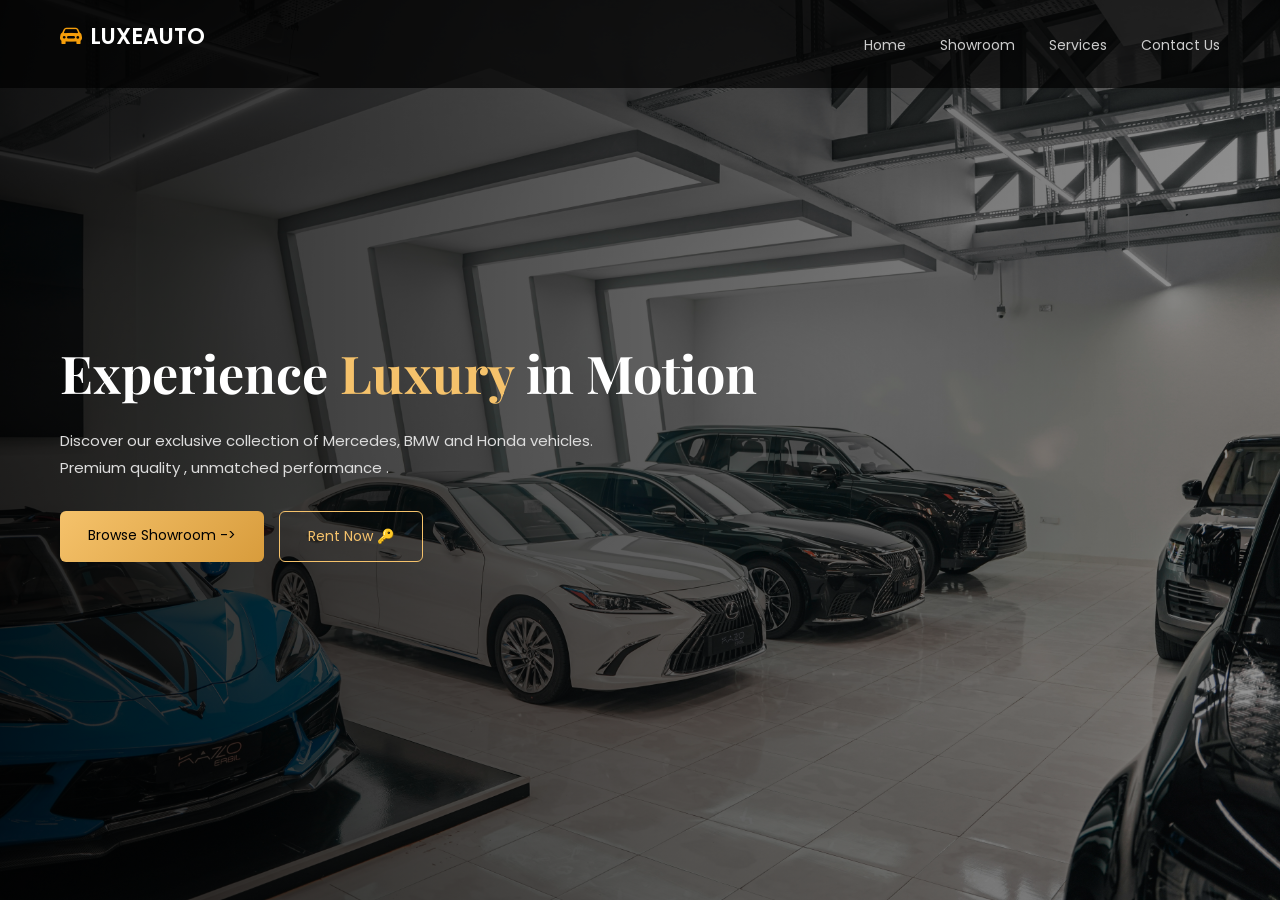
<file: index.html>
<!DOCTYPE html>
<html lang="en">
<head>
    <meta charset="UTF-8">
    <title>Car</title>
    <link rel="stylesheet" href="car.css">
	<link href="https://fonts.googleapis.com/css2?family=Playfair+Display:wght@500;700&family=Poppins:wght@300;400;500&display=swap" rel="stylesheet">
  <link rel="stylesheet" href="https://cdn.jsdelivr.net/npm/bootstrap-icons@1.11.1/font/bootstrap-icons.css"> 
</head>
<body>
<header class="navbar">
<div class="logo"><i class="bi bi-car-front-fill"></i><span>LUXEAUTO</span></div>
<nav>
<a href="index.html">Home</a>
<a href="colle.html">Showroom</a>
<a href="serv.html">Services</a>
<a href="cont.html">Contact Us</a>
</nav>
</header>
<section class="hero" id="home">
<div class="hearo-content">
<h1>Experience  <span>Luxury  </span>in Motion  </h1>
<p>
Discover our exclusive collection of Mercedes, BMW and Honda vehicles.</br>Premium quality , unmatched performance .</p>
<div class="buttons">
<a href="colle.html" class="btn primary">Browse Showroom -></a>
<a href="colle.html" class="btn outline">Rent Now 🔑</a>
</div>
</div>
</section>
</body>
</html>







<!--<section class="collection">
<h2>Our Premium Collection </h2>
<p>Hand vehicles that define exellence </p>
</section>

<div class="filter-buttons"  id="showroom">
  <button data-filter="all" class="active">All</button>
  <button data-filter="sale">For Sale</button>
  <button data-filter="rent">For Rent</button>
</div>
    <section class="cars" >
   <div class="cars-grid">


<div class="car-card">
<img src="mercS.jpg" alt="mercedes S-class">
<div class="card-content">
<div class="card-header">
<h3>Mercedes S-class</h3>
<span class="tag sale">For Sale</span>
</div>
<p>Ultimade luxury sedan with cutting-edge technology</p>
<div class="card-footer">
<span class="price">$125,000</span>
<a href="#" class="btn small request-btn">Request Car</a>
</div>
</div>
</div>


<div class="car-card">
<img src="bmwaz.jpg" alt="bmw M5">
<div class="card-content">
<div class="card-header">
<h3>BMW M5</h3>
<span class="tag rent">For Rent</span>
</div>
<p>High-performance luxury sports sedan</p>
<div class="card-footer">
<span class="price">$200/Day</span>
<a href="#" class="btn small request-btn">Request Car</a>
</div>
</div>
</div>


<div class="car-card">
<img src="acc.jpg" alt="bmw M5">
<div class="card-content">
<div class="card-header">
<h3>Honda Accord</h3>
<span class="tag sale">For Sale</span>
</div>
<p>Reliable and sophisticated family sedan</p>
<div class="card-footer">
<span class="price">$11,500</span>
<a href="#" class="btn small request-btn">Request Car</a>
</div>
</div>
</div>

<div class="car-card">
<img src="gclass.jpg" alt="gclass">
<div class="card-content">
<div class="card-header">
<h3>Mercedes G-Class</h3>
<span class="tag rent">For Rent</span>
</div>
<p>Iconic luxury SUV with unmatched presence</p>
<div class="card-footer">
<span class="price">$250/Day</span>
<a href="#" class="btn small request-btn">Request Car</a>
</div>
</div>
</div>

<div class="car-card">
<img src="bmw.jpg" alt="bmw">
<div class="card-content">
<div class="card-header">
<h3>BMW X6</h3>
<span class="tag sale">For Sale</span>
</div>
<p>spacious luxury SUV for the whole family</p>
<div class="card-footer">
<span class="price">$70,000</span>
<a href="#" class="btn small request-btn">Request Car</a>
</div>
</div>
</div>

<div class="car-card">
<img src="civic.jpg" alt="bmw">
<div class="card-content">
<div class="card-header">
<h3>Honda Civic Type R</h3>
<span class="tag rent">For Rent</span>
</div>
<p>Track-ready performance hot hatch</p>
<div class="card-footer">
<span class="price">$100/Day</span>
<a href="#" class="btn small request-btn">Request Car </a>
</div>
</div>
</div>

<div class="car-card">
<img src="Mer.jpg" alt="bmw">
<div class="card-content">
<div class="card-header">
<h3>Mercedes SL63 AMG</h3>
<span class="tag sale">For Sale </span>
</div>
<p>Sporty design,comfortable interior</p>
<div class="card-footer">
<span class="price">$187,850</span>
<a href="#" class="btn small request-btn">Request Car</a>
</div>
</div>
</div>

<div class="car-card">
<img src="m3.jpg" alt="bmw">
<div class="card-content">
<div class="card-header">
<h3>BMW M3</h3>
<span class="tag sale">For Sale </span>
</div>
<p>More powerful versions</p>
<div class="card-footer">
<span class="price">$82,000</span>
<a href="#" class="btn small request-btn">Request Car</a>
</div>
</div>
</div>

<div class="car-card">
<img src="crv.jpg" alt="bmw">
<div class="card-content">
<div class="card-header">
<h3>Honda CR-V</h3>
<span class="tag sale">For Sale </span>
</div>
<p>Familial version , Space , Safety ,Reliablty features</p>
<div class="card-footer">
<span class="price">$25,000</span>
<a href="#" class="btn small request-btn">Request Car</a>
</div>
</div>
</div>
</div>
</section>
<section class="services" id="services">
<h2>Our Services</h2>
<p>Excellene in every aspect of your automotive experience </p>
</section>

<section class="ser">
<div class="services-grid">


<div class="service-card">
<div class="icon-box">
<i class="bi bi-car-front-fill"></i>
</div>
<h3>Sales Services</h3>
<p>Expert guidance in selecting and purchasing your dream luxury vehicles.</p>
</div>

<div class="service-card">
<div class="icon-box">
<i class="bi bi-key-fill"></i>
</div>
<h3>Rental Services</h3>
<p>Premium short-term and long-term rental options with full support.</p>
</div>

<div class="service-card">
<div class="icon-box">
<i class="bi bi-headset"></i>
</div>
<h3>Customer Support </h3>
<p>Dedicate team available 24/7 to assist with all your needs .</p>
</div>

<div class="service-card">
<div class="icon-box">
<i class="bi bi-wrench-adjustable"></i>
</div>
<h3>After-Sales </h3>
<p>Comrehensive maintenance , warranty, and repair services to keep your vehicle in pristine condition.</p>
</div>
</div>
</section>
<footer class="footer">
<div class="footer-grid">
 
 
 <div class="footer-col">
 <h2 class="logo">
 <i class="bi bi-car-front-fill"></i>LUXEAUTO</h2>
 
 <p>
 Your premier destination for luxury vehicles.
 Experience excellence in every drive.</p>
 </div>
 
 <div class="footer-col">
 <h3>Contact Info</h3>
 <ul class="contact-list">
 <li><i class="bi bi-geo-alt-fill"></i> 123 Luxury Boulvard , Beverly Hills</li>
 <li><i class="bi bi-telephone-fill"></i><a href="tel:+96181287059">+961 81/2**059</a></li>
 <li><i class="bi bi-envelope-fill"></i><a href="mailto:mariamkerdi77@gmail.com">info@luxeauto.com</a></li>
 </ul>
 </div>
 <div class="footer-col">
 <h3>Quick Link</h3>
 <ul class="links">
 <li ><a href="#home">Home</a></li>
 <li><a href="#showroom">Showroom</a></li>
 <li><a href="#">Rent a Car </a></li>
<li><a href="#services">Services</a></li>
<li><a href="#contactus">Contact Us</a></li>
</ul></div>
<div class="footer-col">
<h3>Follow Us </h3>
<div class="social-icons">
<a href="#"><i class="bi bi-facebook"></i></a>
<a href="#"><i class="bi bi-instagram"></i></a>
<a href="#"><i class="bi bi-twitter-x"></i></a>
<a href="#"><i class="bi bi-linkedin"></i></a>
</div>
<p class="social-text" id="contactus">Stay connected for exclusive offers and updates.</p>
</div>
</div>
<div class="modal" id="requestModal">
  <div class="modal-content">
    <span class="close">&times;</span>
    <h2>Car Request Form</h2>

    <form id="carForm">
      <input type="text" id="carName" readonly placeholder="Selected Car">
      <input type="text" id="name" placeholder="Full Name">
      <small class="error"></small>

      <input type="email" id="email" placeholder="Email Address">
      <small class="error"></small>

      <input type="text" id="phone" placeholder="Phone Number ../......">
      <small class="error"></small>

      <button type="submit" class="btn primary">Submit Request</button>
    </form>

    <div class="success-message">
      <i class="bi bi-check-circle-fill"></i>
      <p>Your request has been submitted successfully!</p>
    </div>
  </div>
</div>
<script src="https://code.jquery.com/jquery-3.7.1.min.js"></script>
<script src="car.js"></script>-->
</file>
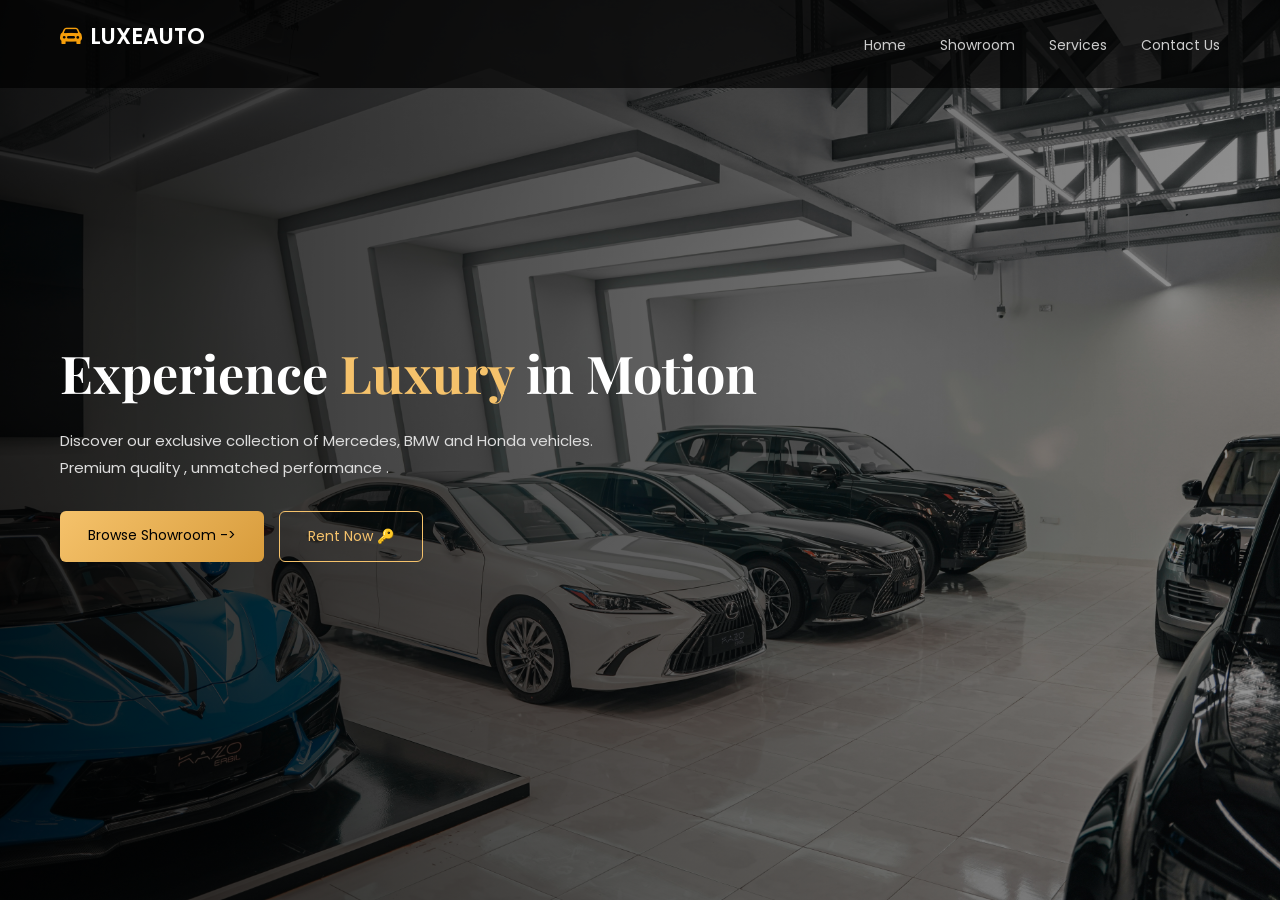
<file: car.html>
<!DOCTYPE html>
<html lang="en">
<head>
    <meta charset="UTF-8">
    <title>Car</title>
    <link rel="stylesheet" href="car.css">
	<link href="https://fonts.googleapis.com/css2?family=Playfair+Display:wght@500;700&family=Poppins:wght@300;400;500&display=swap" rel="stylesheet">
  <link rel="stylesheet" href="https://cdn.jsdelivr.net/npm/bootstrap-icons@1.11.1/font/bootstrap-icons.css"> 
</head>
<body>
<header class="navbar">
<div class="logo"><i class="bi bi-car-front-fill"></i><span>LUXEAUTO</span></div>
<nav>
<a href="car.html">Home</a>
<a href="colle.html">Showroom</a>
<a href="serv.html">Services</a>
<a href="cont.html">Contact Us</a>
</nav>
</header>
<section class="hero" id="home">
<div class="hearo-content">
<h1>Experience  <span>Luxury  </span>in Motion  </h1>
<p>
Discover our exclusive collection of Mercedes, BMW and Honda vehicles.</br>Premium quality , unmatched performance .</p>
<div class="buttons">
<a href="colle.html" class="btn primary">Browse Showroom -></a>
<a href="colle.html" class="btn outline">Rent Now 🔑</a>
</div>
</div>
</section>
</body>
</html>







<!--<section class="collection">
<h2>Our Premium Collection </h2>
<p>Hand vehicles that define exellence </p>
</section>

<div class="filter-buttons"  id="showroom">
  <button data-filter="all" class="active">All</button>
  <button data-filter="sale">For Sale</button>
  <button data-filter="rent">For Rent</button>
</div>
    <section class="cars" >
   <div class="cars-grid">


<div class="car-card">
<img src="mercS.jpg" alt="mercedes S-class">
<div class="card-content">
<div class="card-header">
<h3>Mercedes S-class</h3>
<span class="tag sale">For Sale</span>
</div>
<p>Ultimade luxury sedan with cutting-edge technology</p>
<div class="card-footer">
<span class="price">$125,000</span>
<a href="#" class="btn small request-btn">Request Car</a>
</div>
</div>
</div>


<div class="car-card">
<img src="bmwaz.jpg" alt="bmw M5">
<div class="card-content">
<div class="card-header">
<h3>BMW M5</h3>
<span class="tag rent">For Rent</span>
</div>
<p>High-performance luxury sports sedan</p>
<div class="card-footer">
<span class="price">$200/Day</span>
<a href="#" class="btn small request-btn">Request Car</a>
</div>
</div>
</div>


<div class="car-card">
<img src="acc.jpg" alt="bmw M5">
<div class="card-content">
<div class="card-header">
<h3>Honda Accord</h3>
<span class="tag sale">For Sale</span>
</div>
<p>Reliable and sophisticated family sedan</p>
<div class="card-footer">
<span class="price">$11,500</span>
<a href="#" class="btn small request-btn">Request Car</a>
</div>
</div>
</div>

<div class="car-card">
<img src="gclass.jpg" alt="gclass">
<div class="card-content">
<div class="card-header">
<h3>Mercedes G-Class</h3>
<span class="tag rent">For Rent</span>
</div>
<p>Iconic luxury SUV with unmatched presence</p>
<div class="card-footer">
<span class="price">$250/Day</span>
<a href="#" class="btn small request-btn">Request Car</a>
</div>
</div>
</div>

<div class="car-card">
<img src="bmw.jpg" alt="bmw">
<div class="card-content">
<div class="card-header">
<h3>BMW X6</h3>
<span class="tag sale">For Sale</span>
</div>
<p>spacious luxury SUV for the whole family</p>
<div class="card-footer">
<span class="price">$70,000</span>
<a href="#" class="btn small request-btn">Request Car</a>
</div>
</div>
</div>

<div class="car-card">
<img src="civic.jpg" alt="bmw">
<div class="card-content">
<div class="card-header">
<h3>Honda Civic Type R</h3>
<span class="tag rent">For Rent</span>
</div>
<p>Track-ready performance hot hatch</p>
<div class="card-footer">
<span class="price">$100/Day</span>
<a href="#" class="btn small request-btn">Request Car </a>
</div>
</div>
</div>

<div class="car-card">
<img src="Mer.jpg" alt="bmw">
<div class="card-content">
<div class="card-header">
<h3>Mercedes SL63 AMG</h3>
<span class="tag sale">For Sale </span>
</div>
<p>Sporty design,comfortable interior</p>
<div class="card-footer">
<span class="price">$187,850</span>
<a href="#" class="btn small request-btn">Request Car</a>
</div>
</div>
</div>

<div class="car-card">
<img src="m3.jpg" alt="bmw">
<div class="card-content">
<div class="card-header">
<h3>BMW M3</h3>
<span class="tag sale">For Sale </span>
</div>
<p>More powerful versions</p>
<div class="card-footer">
<span class="price">$82,000</span>
<a href="#" class="btn small request-btn">Request Car</a>
</div>
</div>
</div>

<div class="car-card">
<img src="crv.jpg" alt="bmw">
<div class="card-content">
<div class="card-header">
<h3>Honda CR-V</h3>
<span class="tag sale">For Sale </span>
</div>
<p>Familial version , Space , Safety ,Reliablty features</p>
<div class="card-footer">
<span class="price">$25,000</span>
<a href="#" class="btn small request-btn">Request Car</a>
</div>
</div>
</div>
</div>
</section>
<section class="services" id="services">
<h2>Our Services</h2>
<p>Excellene in every aspect of your automotive experience </p>
</section>

<section class="ser">
<div class="services-grid">


<div class="service-card">
<div class="icon-box">
<i class="bi bi-car-front-fill"></i>
</div>
<h3>Sales Services</h3>
<p>Expert guidance in selecting and purchasing your dream luxury vehicles.</p>
</div>

<div class="service-card">
<div class="icon-box">
<i class="bi bi-key-fill"></i>
</div>
<h3>Rental Services</h3>
<p>Premium short-term and long-term rental options with full support.</p>
</div>

<div class="service-card">
<div class="icon-box">
<i class="bi bi-headset"></i>
</div>
<h3>Customer Support </h3>
<p>Dedicate team available 24/7 to assist with all your needs .</p>
</div>

<div class="service-card">
<div class="icon-box">
<i class="bi bi-wrench-adjustable"></i>
</div>
<h3>After-Sales </h3>
<p>Comrehensive maintenance , warranty, and repair services to keep your vehicle in pristine condition.</p>
</div>
</div>
</section>
<footer class="footer">
<div class="footer-grid">
 
 
 <div class="footer-col">
 <h2 class="logo">
 <i class="bi bi-car-front-fill"></i>LUXEAUTO</h2>
 
 <p>
 Your premier destination for luxury vehicles.
 Experience excellence in every drive.</p>
 </div>
 
 <div class="footer-col">
 <h3>Contact Info</h3>
 <ul class="contact-list">
 <li><i class="bi bi-geo-alt-fill"></i> 123 Luxury Boulvard , Beverly Hills</li>
 <li><i class="bi bi-telephone-fill"></i><a href="tel:+96181287059">+961 81/2**059</a></li>
 <li><i class="bi bi-envelope-fill"></i><a href="mailto:mariamkerdi77@gmail.com">info@luxeauto.com</a></li>
 </ul>
 </div>
 <div class="footer-col">
 <h3>Quick Link</h3>
 <ul class="links">
 <li ><a href="#home">Home</a></li>
 <li><a href="#showroom">Showroom</a></li>
 <li><a href="#">Rent a Car </a></li>
<li><a href="#services">Services</a></li>
<li><a href="#contactus">Contact Us</a></li>
</ul></div>
<div class="footer-col">
<h3>Follow Us </h3>
<div class="social-icons">
<a href="#"><i class="bi bi-facebook"></i></a>
<a href="#"><i class="bi bi-instagram"></i></a>
<a href="#"><i class="bi bi-twitter-x"></i></a>
<a href="#"><i class="bi bi-linkedin"></i></a>
</div>
<p class="social-text" id="contactus">Stay connected for exclusive offers and updates.</p>
</div>
</div>
<div class="modal" id="requestModal">
  <div class="modal-content">
    <span class="close">&times;</span>
    <h2>Car Request Form</h2>

    <form id="carForm">
      <input type="text" id="carName" readonly placeholder="Selected Car">
      <input type="text" id="name" placeholder="Full Name">
      <small class="error"></small>

      <input type="email" id="email" placeholder="Email Address">
      <small class="error"></small>

      <input type="text" id="phone" placeholder="Phone Number ../......">
      <small class="error"></small>

      <button type="submit" class="btn primary">Submit Request</button>
    </form>

    <div class="success-message">
      <i class="bi bi-check-circle-fill"></i>
      <p>Your request has been submitted successfully!</p>
    </div>
  </div>
</div>
<script src="https://code.jquery.com/jquery-3.7.1.min.js"></script>
<script src="car.js"></script>-->
</file>
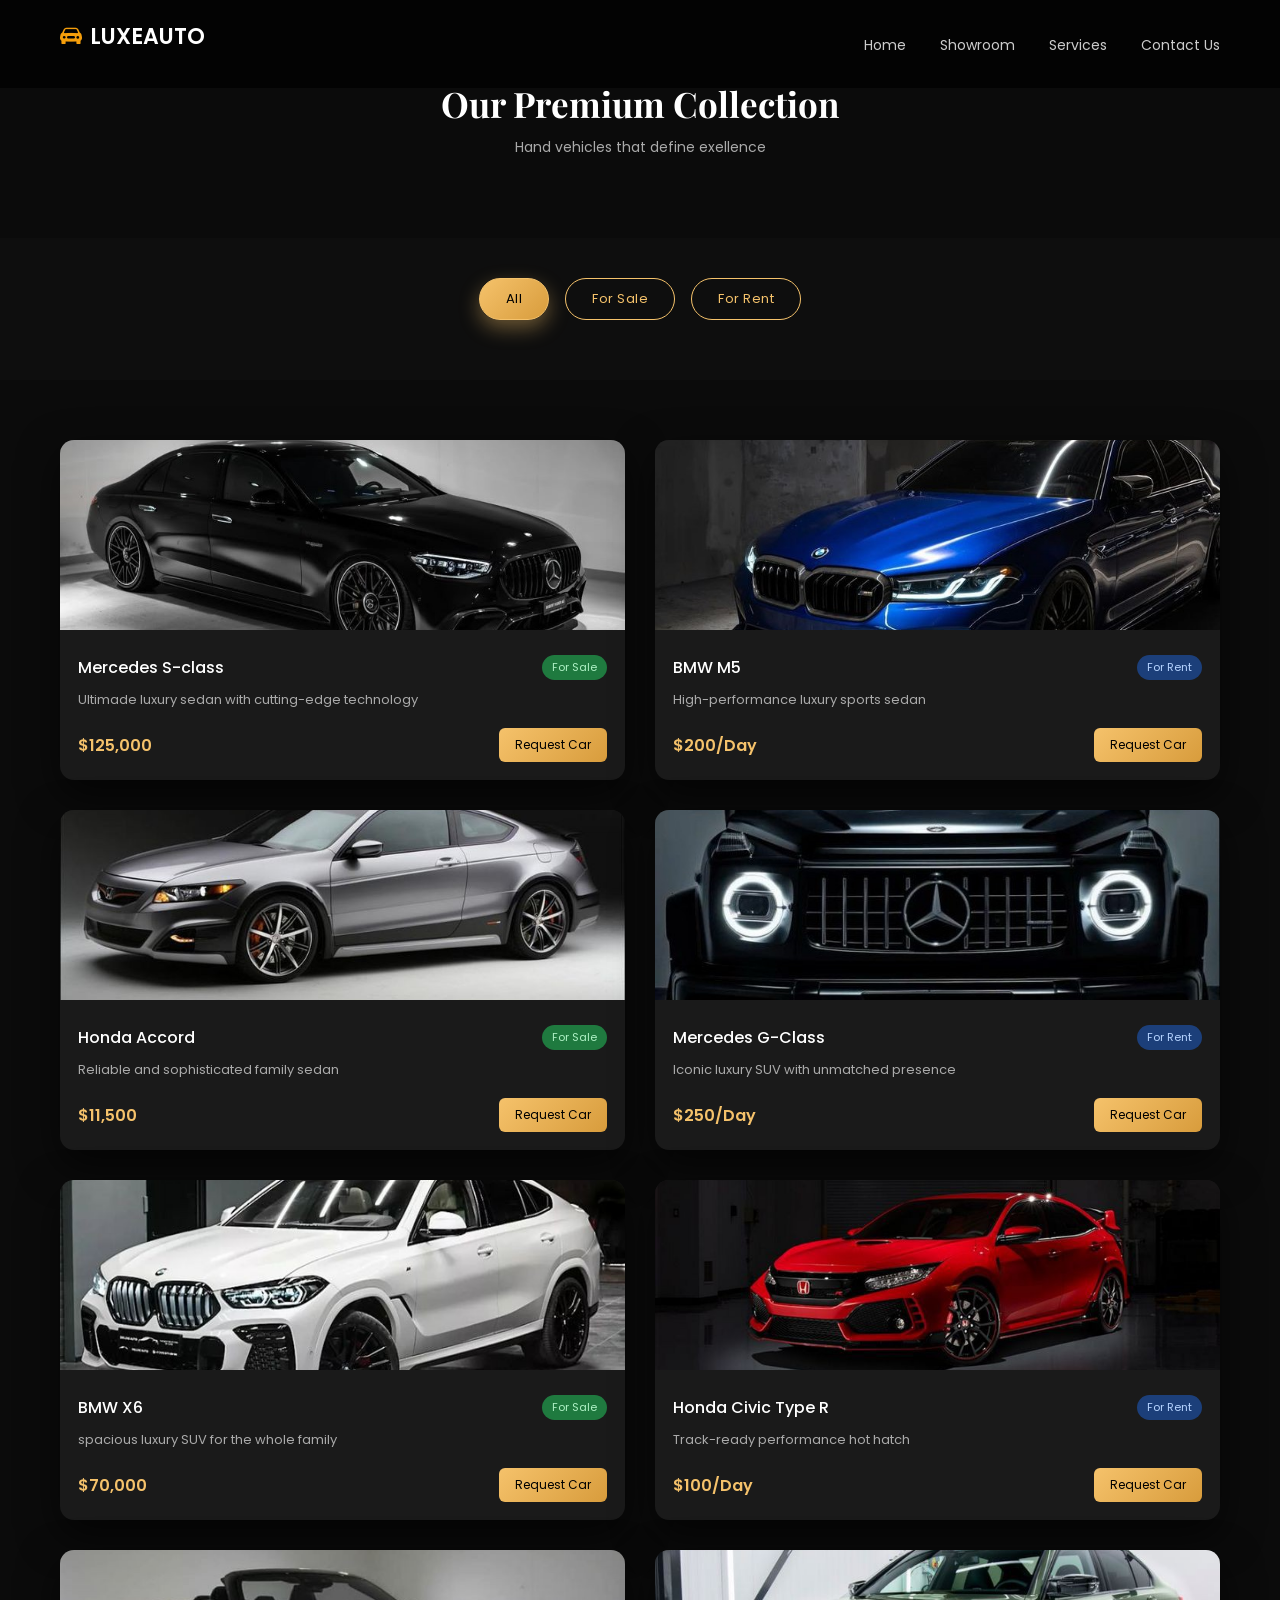
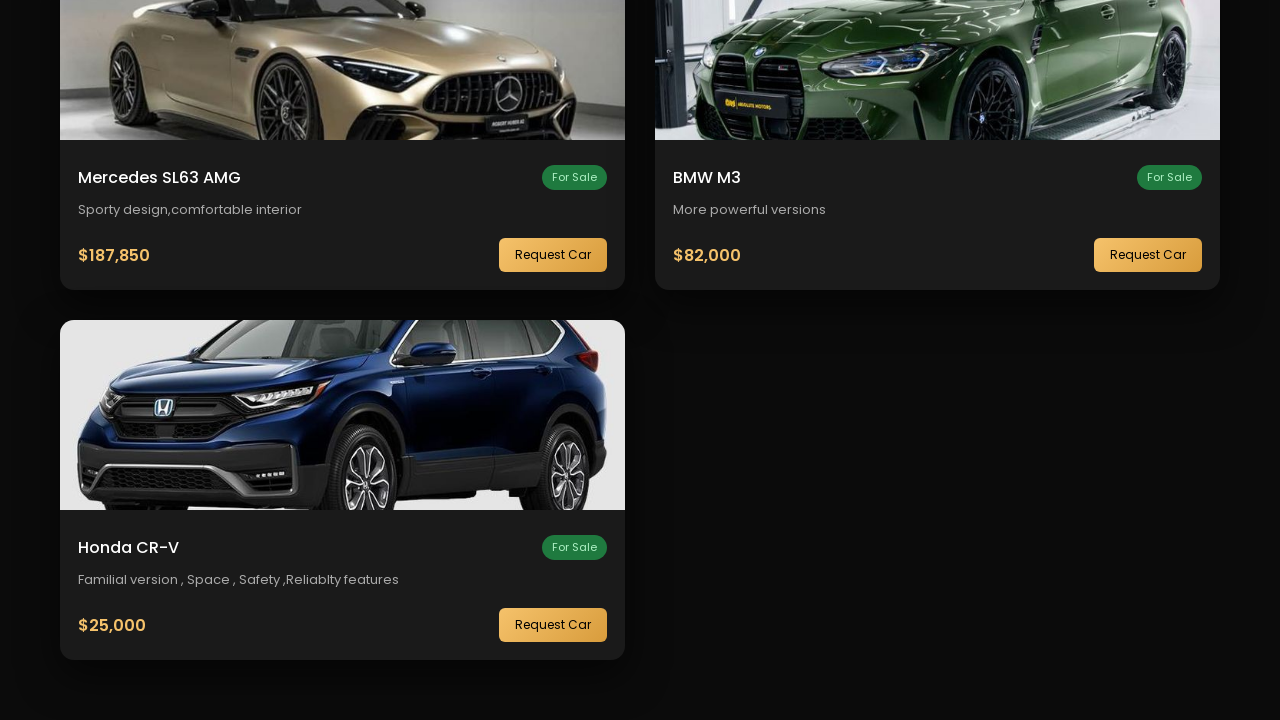
<file: colle.html>
<!DOCTYPE html>
<html lang="en">
<head>
    <meta charset="UTF-8">
    <title>Collection</title>
    <link rel="stylesheet" href="car.css">
	<link href="https://fonts.googleapis.com/css2?family=Playfair+Display:wght@500;700&family=Poppins:wght@300;400;500&display=swap" rel="stylesheet">
  <link rel="stylesheet" href="https://cdn.jsdelivr.net/npm/bootstrap-icons@1.11.1/font/bootstrap-icons.css"> 
</head>

<body>
<header class="navbar">
<div class="logo"><i class="bi bi-car-front-fill"></i><span>LUXEAUTO</span></div>
<nav>
<a href="index.html">Home</a>
<a href="colle.html">Showroom</a>
<a href="serv.html">Services</a>
<a href="cont.html">Contact Us</a>
</nav>
</header>



<section class="collection">
<h2>Our Premium Collection </h2>
<p>Hand vehicles that define exellence </p>
</section>

<div class="filter-buttons"  id="showroom">
  <button data-filter="all" class="active">All</button>
  <button data-filter="sale">For Sale</button>
  <button data-filter="rent">For Rent</button>
</div>
    <section class="cars" >
   <div class="cars-grid">


<div class="car-card">
<img src="mercS.jpg" alt="mercedes S-class">
<div class="card-content">
<div class="card-header">
<h3>Mercedes S-class</h3>
<span class="tag sale">For Sale</span>
</div>
<p>Ultimade luxury sedan with cutting-edge technology</p>
<div class="card-footer">
<span class="price">$125,000</span>
<a href="#" class="btn small request-btn">Request Car</a>
</div>
</div>
</div>


<div class="car-card">
<img src="bmwaz.jpg" alt="bmw M5">
<div class="card-content">
<div class="card-header">
<h3>BMW M5</h3>
<span class="tag rent">For Rent</span>
</div>
<p>High-performance luxury sports sedan</p>
<div class="card-footer">
<span class="price">$200/Day</span>
<a href="#" class="btn small request-btn">Request Car</a>
</div>
</div>
</div>


<div class="car-card">
<img src="acc.jpg" alt="bmw M5">
<div class="card-content">
<div class="card-header">
<h3>Honda Accord</h3>
<span class="tag sale">For Sale</span>
</div>
<p>Reliable and sophisticated family sedan</p>
<div class="card-footer">
<span class="price">$11,500</span>
<a href="#" class="btn small request-btn">Request Car</a>
</div>
</div>
</div>

<div class="car-card">
<img src="gclass.jpg" alt="gclass">
<div class="card-content">
<div class="card-header">
<h3>Mercedes G-Class</h3>
<span class="tag rent">For Rent</span>
</div>
<p>Iconic luxury SUV with unmatched presence</p>
<div class="card-footer">
<span class="price">$250/Day</span>
<a href="#" class="btn small request-btn">Request Car</a>
</div>
</div>
</div>

<div class="car-card">
<img src="bmw.jpg" alt="bmw">
<div class="card-content">
<div class="card-header">
<h3>BMW X6</h3>
<span class="tag sale">For Sale</span>
</div>
<p>spacious luxury SUV for the whole family</p>
<div class="card-footer">
<span class="price">$70,000</span>
<a href="#" class="btn small request-btn">Request Car</a>
</div>
</div>
</div>

<div class="car-card">
<img src="civic.jpg" alt="bmw">
<div class="card-content">
<div class="card-header">
<h3>Honda Civic Type R</h3>
<span class="tag rent">For Rent</span>
</div>
<p>Track-ready performance hot hatch</p>
<div class="card-footer">
<span class="price">$100/Day</span>
<a href="#" class="btn small request-btn">Request Car </a>
</div>
</div>
</div>

<div class="car-card">
<img src="Mer.jpg" alt="bmw">
<div class="card-content">
<div class="card-header">
<h3>Mercedes SL63 AMG</h3>
<span class="tag sale">For Sale </span>
</div>
<p>Sporty design,comfortable interior</p>
<div class="card-footer">
<span class="price">$187,850</span>
<a href="#" class="btn small request-btn">Request Car</a>
</div>
</div>
</div>

<div class="car-card">
<img src="m3.jpg" alt="bmw">
<div class="card-content">
<div class="card-header">
<h3>BMW M3</h3>
<span class="tag sale">For Sale </span>
</div>
<p>More powerful versions</p>
<div class="card-footer">
<span class="price">$82,000</span>
<a href="#" class="btn small request-btn">Request Car</a>
</div>
</div>
</div>

<div class="car-card">
<img src="crv.jpg" alt="bmw">
<div class="card-content">
<div class="card-header">
<h3>Honda CR-V</h3>
<span class="tag sale">For Sale </span>
</div>
<p>Familial version , Space , Safety ,Reliablty features</p>
<div class="card-footer">
<span class="price">$25,000</span>
<a href="#" class="btn small request-btn">Request Car</a>
</div>
</div>
</div>
</div>
</section>


<div class="modal" id="requestModal">
  <div class="modal-content">
    <span class="close">&times;</span>
    <h2>Car Request Form</h2>

    <form id="carForm">
      <input type="text" id="carName" readonly placeholder="Selected Car">
      <input type="text" id="name" placeholder="Full Name">
      <small class="error"></small>

      <input type="email" id="email" placeholder="Email Address">
      <small class="error"></small>

      <input type="text" id="phone" placeholder="Phone Number ../......">
      <small class="error"></small>

      <button type="submit" class="btn primary">Submit Request</button>
	  
	   <div class="success-message">
      <i class="bi bi-check-circle-fill"></i>
      <p>Your request has been submitted successfully!</p>
    </div>
	
    </form>

   
  </div>
</div>

<script src="https://code.jquery.com/jquery-3.7.1.min.js"></script>
<script src="car.js"></script>
</file>
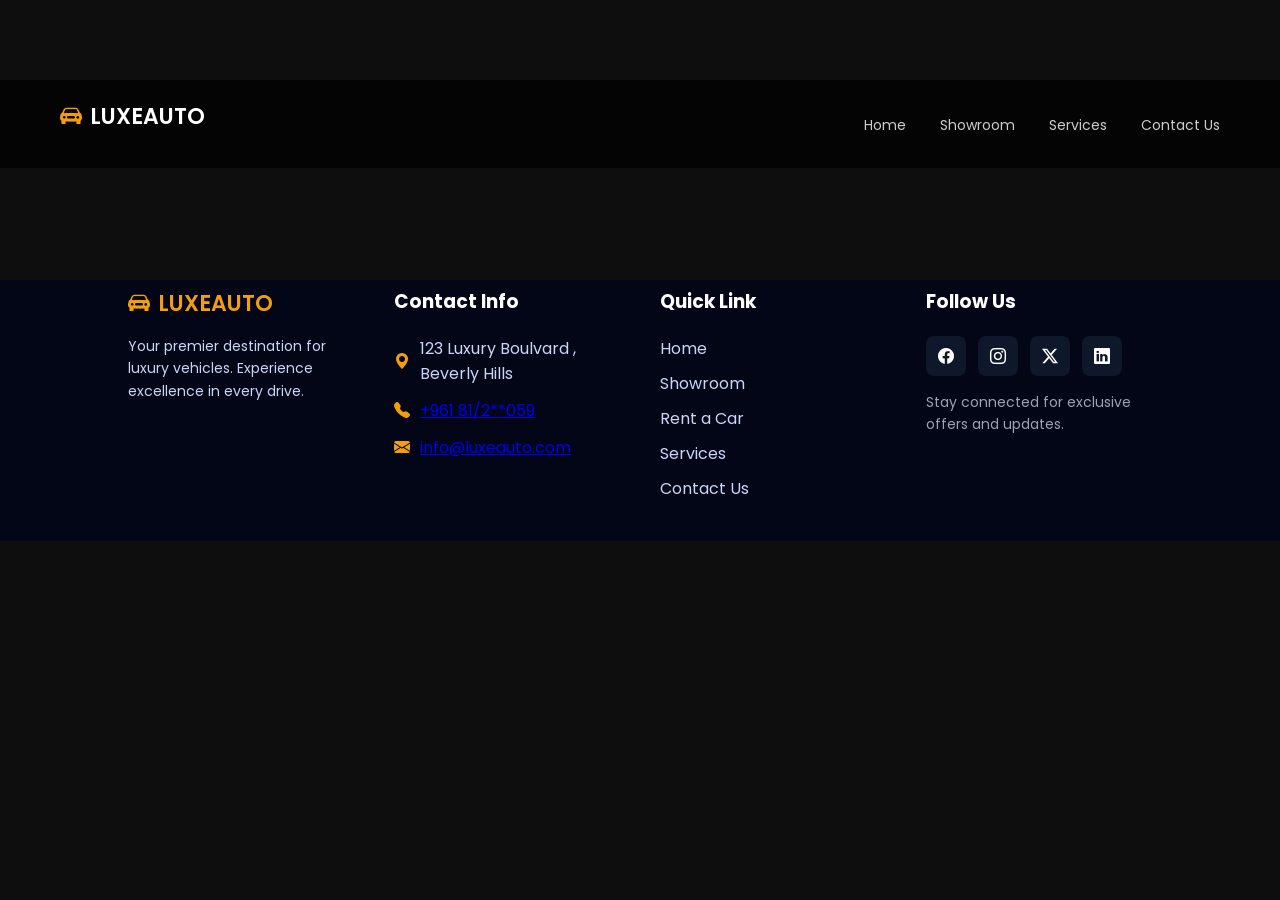
<file: cont.html>
<!DOCTYPE html>
<html lang="en">
<head>
    <meta charset="UTF-8">
    <title>Contact</title>
    <link rel="stylesheet" href="car.css">
	<link href="https://fonts.googleapis.com/css2?family=Playfair+Display:wght@500;700&family=Poppins:wght@300;400;500&display=swap" rel="stylesheet">
  <link rel="stylesheet" href="https://cdn.jsdelivr.net/npm/bootstrap-icons@1.11.1/font/bootstrap-icons.css"> 
</head>
<body style="padding-top:80px;">
<header class="navbar" style="margin-bottom:1000px;">
<div class="logo"><i class="bi bi-car-front-fill"></i><span>LUXEAUTO</span></div>
<nav>
<a href="index.html">Home</a>
<a href="colle.html">Showroom</a>
<a href="serv.html">Services</a>
<a href="cont.html">Contact Us</a>
</nav>
</header>

<footer class="footer">
<div class="footer-grid">
 
 
 <div class="footer-col">
 <h2 class="logo">
 <i class="bi bi-car-front-fill"></i>LUXEAUTO</h2>
 
 <p>
 Your premier destination for luxury vehicles.
 Experience excellence in every drive.</p>
 </div>
 
 <div class="footer-col">
 <h3>Contact Info</h3>
 <ul class="contact-list">
 <li><i class="bi bi-geo-alt-fill"></i> 123 Luxury Boulvard , Beverly Hills</li>
 <li><i class="bi bi-telephone-fill"></i><a href="tel:+96181287059">+961 81/2**059</a></li>
 <li><i class="bi bi-envelope-fill"></i><a href="mailto:mariamkerdi77@gmail.com">info@luxeauto.com</a></li>
 </ul>
 </div>
 <div class="footer-col">
 <h3>Quick Link</h3>
 <ul class="links">
 <li ><a href="index.html">Home</a></li>
 <li><a href="colle.html">Showroom</a></li>
 <li><a href="#">Rent a Car </a></li>
<li><a href="serv.html">Services</a></li>
<li><a href="cont.html">Contact Us</a></li>
</ul></div>
<div class="footer-col">
<h3>Follow Us </h3>
<div class="social-icons">
<a href="#"><i class="bi bi-facebook"></i></a>
<a href="#"><i class="bi bi-instagram"></i></a>
<a href="#"><i class="bi bi-twitter-x"></i></a>
<a href="#"><i class="bi bi-linkedin"></i></a>
</div>
<p class="social-text" id="contactus">Stay connected for exclusive offers and updates.</p>
</div>
</div>
</footer>
<script src="https://code.jquery.com/jquery-3.7.1.min.js"></script>
<script src="car.js"></script>
</file>
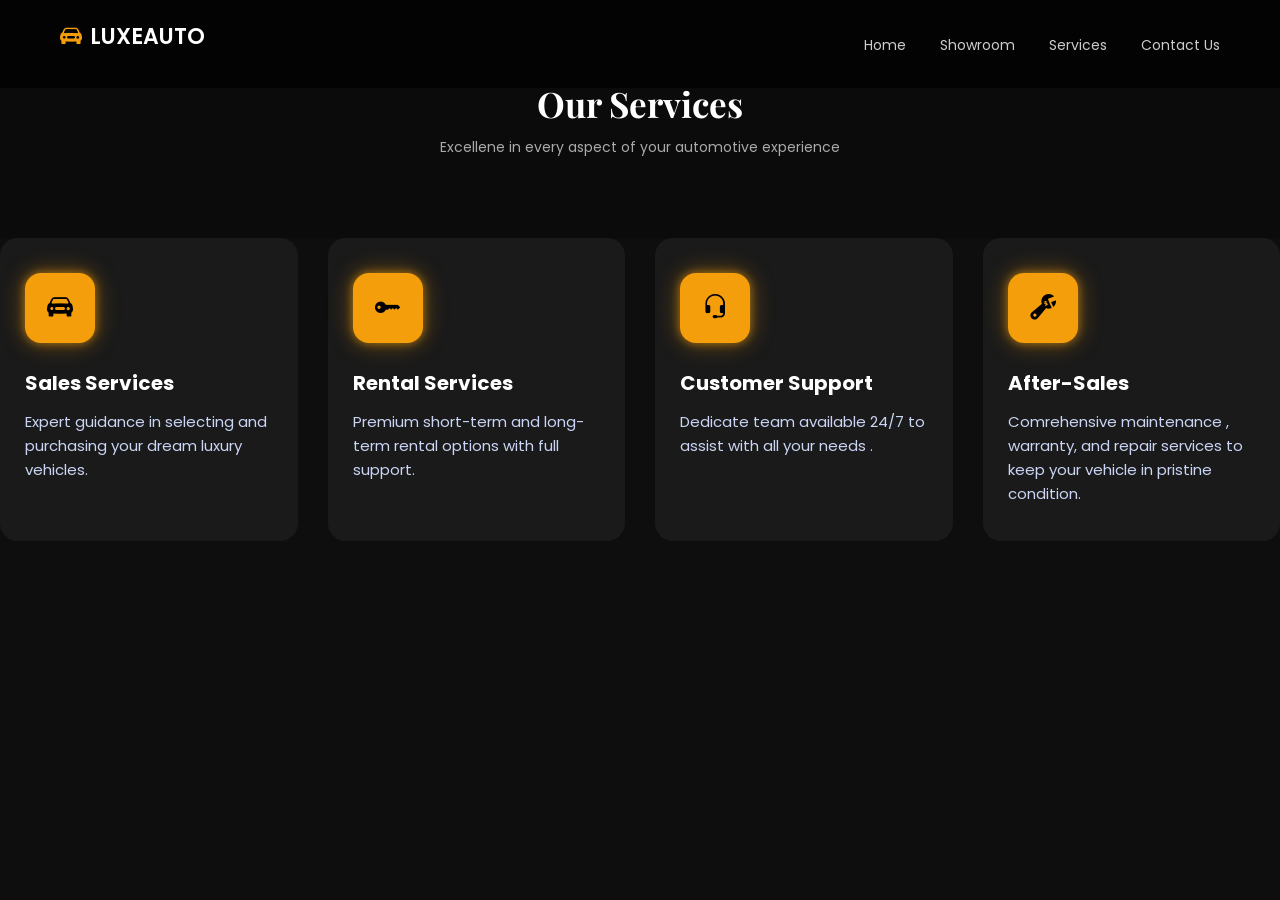
<file: serv.html>
<!DOCTYPE html>
<html lang="en">
<head>
    <meta charset="UTF-8">
    <title>service</title>
    <link rel="stylesheet" href="car.css">
	<link href="https://fonts.googleapis.com/css2?family=Playfair+Display:wght@500;700&family=Poppins:wght@300;400;500&display=swap" rel="stylesheet">
  <link rel="stylesheet" href="https://cdn.jsdelivr.net/npm/bootstrap-icons@1.11.1/font/bootstrap-icons.css"> 
</head>
<body>
<header class="navbar">
<div class="logo"><i class="bi bi-car-front-fill"></i><span>LUXEAUTO</span></div>
<nav>
<a href="car.html">Home</a>
<a href="colle.html">Showroom</a>
<a href="serv.html">Services</a>
<a href="cont.html">Contact Us</a>
</nav>
</header>

<section class="services" id="services">
<h2>Our Services</h2>
<p>Excellene in every aspect of your automotive experience </p>
</section>

<section class="ser">
<div class="services-grid">


<div class="service-card">
<div class="icon-box">
<i class="bi bi-car-front-fill"></i>
</div>
<h3>Sales Services</h3>
<p>Expert guidance in selecting and purchasing your dream luxury vehicles.</p>
</div>

<div class="service-card">
<div class="icon-box">
<i class="bi bi-key-fill"></i>
</div>
<h3>Rental Services</h3>
<p>Premium short-term and long-term rental options with full support.</p>
</div>

<div class="service-card">
<div class="icon-box">
<i class="bi bi-headset"></i>
</div>
<h3>Customer Support </h3>
<p>Dedicate team available 24/7 to assist with all your needs .</p>
</div>

<div class="service-card">
<div class="icon-box">
<i class="bi bi-wrench-adjustable"></i>
</div>
<h3>After-Sales </h3>
<p>Comrehensive maintenance , warranty, and repair services to keep your vehicle in pristine condition.</p>
</div>
</div></section>
</file>
<file: car.css>
* {margin:0;
padding:0;
box-sizing:border-box;}
 
 body {font-family:'Poppins' , sans-serif;
 background-color:#0e0e0e;
 color:#ffffff;
 }
 .navbar {display:flex;
 justify-content:space-between;
 align-items:center ;
 padding:20px 60px;
 background:rgba(0, 0, 0, 0.7);
 position:fixed;
 width:100%;
 z-index:100;
 }
 .logo{font-size:20px;
 font-weight:600;
 color:#f5c26b;}
 .logo span{color:#ffffff;}
 .navbar nav a {margin-left:30px;
 text-decoration:none;
 color:#cccccc;
 font-size:14px;
 transition:0.3s;}
 .navbar nav a:hover{color:#f5c26b;}
 
 .hero {height:100vh;
 background-image: linear-gradient(to right, rgba(0,0,0,0.85), rgba(0,0,0,0.4)),
 url("lux.jpg");
 background-size:cover;
 background-position:center;
 display:flex;
 align-items:center ;
 padding:0 60px;}
 .hero-content{max-width:600px;}
 .hero h1{font-family:'Playfair Display',serif;
 font-size:52px;
 margin-bottom:20px;} 
 .hero h1 span{color:#f5c26b;}
 .hero p{ font-size:15px;
 line-height:1.8;
 color:#dddddd;
 margin-bottom:30px;}
 .buttons{display:flex;
 gap:15px;}
 .btn{padding:14px 28px;
 border-radius:6px;
 text-decoration:none;
 font-size:14px;
 transition:0.3s;}
 .btn.primary{background:linear-gradient(135deg,#f5c26b,#d89c3c);
 color:#000;
 transition:0.3s ease;
 }
 .btn.primary:hover{opacity:0.9;
 transform:translateY(-2px);}
 
 .btn.outline{border:1px solid #f5c26b;
 color:#f5c26b;
 background:transparent;}
 .btn.outline:hover{background:#f5c26b;
 color:#000;
 }
 .collection{text-align:center;
 padding:80px 20px;
 background:#0b0b0b;
 }
 .collection h2{font-family:'Playfair Display',serif;
 font-size:35px;
 margin-bottom:10px;
 }
 .collection p{color:#aaaaaa;
 font-size:14px;}
 
 
 
.cars{padding:60px;
      background:#0b0b0b;}
	  
 .cars-grid{display:grid;
            grid-template-columns:repeat(2,minmax(280px, 1fr));
            gap:30px;}
			
 .car-card{background:#1a1a1a;;
           border-radius:14px;
           overflow:hidden;
           box-shadow:0 15px 40px rgba(0,0,0,0.6);
           transition:0.3s ease;}
		   
 .car-card:hover{transform:translateY(-8px);
 background:#222;}
 .car-card img{width:100%;
 height:190px;
 object-fit:cover;}
 .card-content{padding:18px;}
 .card-header{display:flex;
              justify-content:space-between;
 align-items:center;}
 .card-header h3{font-size:16px;
 font-weight:500;}
 .tag{font-size:11px;
 padding:4px 10px ;
 border-radius:20px;}
 .tag.sale{background:#1f7a3f;
 color:#aef0c4;
 }
 .tag.rent{background:#1c3f7a;
 color:#b6d4ff;}
 .card-content p{font-size:13px;
 color:#aaaaaa;
 margin:10px 0 18px;
 }
 .card-footer{display:flex;
 justify-content:space-between;
 align-items:center;
 }
 .price{color:#f5c26b;
 font-weight:600;}
 .btn.small{padding:8px 16px;
 font-size:12px;
 background:linear-gradient(135deg, #f5c26b,#d89c3c);
 color:#000;
 border-radius:6px;
 text-decoration:none;
 transition:0.3s;}
 .btn.small:hover{opacity:0.85;}
 
 
 
 
 
 
 
 .services{text-align:center;
 padding:80px 20px;
 background:#0b0b0b;
 }
 .services h2{font-family:'Playfair Display',serif;
 font-size:35px;
 margin-bottom:10px;
 }
 .services p{color:#aaaaaa;
 font-size:14px;}
 
 .services-grid{ display:grid;
 grid-template-columns:repeat(4,1fr);
 gap:30px;}
 .service-card{background:#1a1a1a;
 padding:35px 25px;
 border-radius:18px;
 text-align:left;
 transition:transform 0.3s ease ,box-shadow 0.3s ease;
 }
 .service-card:hover{transform:translateY(-8px);
 box-shadow:0 20px 40px rgba(0,0,0,0.4);
 }
 .icon-box{width:70px;
 height:70px;
 background:#f59e0b;
 border-radius:16px;
 display:flex;
 align-items:center;
 justify-content:center;
 margin-bottom:25px;
 box-shadow:
 0 0 10px rgba(245,158,11,0.6),
 0 0 25px rgba(245,158,11,0.4);
 }
 .icon-box i {font-size:26px;
 color:#000;}
 .service-card h3{font-size:20px;
 margin-bottom:12px;}
 .service-card p{color:#cbd5f5;
 line-height:1.6;
 font-size:15px;}
 
 .footer {margin-bottom:20px;

	 background:#020617;
 padding:7px 10% 30px;
 color:#cbd5f5;}
 
 .footer-grid{display:grid;
 grid-template-columns:repeat(4,1fr);
 gap:40px;}
 .footer-col h3{color:#fff;
 margin-bottom:20px;}
 .logo{color:#f59e0b;
 font-size:22px;
 margin-bottom:15px;}
 
 .logo i{margin-right:8px;} 
 .footer-col p{font-size:14px;
 line-height:1.6;}
 
 .contact-list,.links{list-style:none;}
 
 .contact-list li{margin-bottom:12px;
 display:flex;
 align-items:center;
 gap:10px;
 }  
 
 .contact-list i{color:#f59e0b;}
 
 .links li{margin-bottom:10px;}
 
 .links a {color:#cbd5f5;
 text-decoration:none;
 transition:color 0.3s;}
 
 .links a:hover{color:#f59e0b;}
  .social-icons{display:flex;
  gap:12px;
  margin-bottom:15px;}
  
  .social-icons a{width: 40px;
  height: 40px;
  background: #0f172a;
  display: flex;
  align-items: center;
  justify-content: center;
  border-radius: 8px;
  color: #fff;
  transition: all 0.3s;
  }
  
  

.social-icons a:hover {
  background: #f59e0b;
  color: #000;
  transform: translateY(-4px);
}

.social-text {
  font-size: 14px;
  color: #9ca3af;
}

.footer-bottom {
  margin-top: 50px;
  text-align: center;
  border-top: 1px solid #1e293b;
  padding-top: 20px;
  font-size: 14px;
color: #9ca3af;}

footer{margin-top:200px;}

.filter-buttons {
  display: flex;
  justify-content: center;
  gap: 16px;
  margin: 40px 0 60px;
}

.filter-buttons button {
  padding: 10px 26px;
  font-size: 13px;
  font-family: 'Poppins', sans-serif;
  border-radius: 30px;
  border: 1px solid #f5c26b;
  background: transparent;
  color: #f5c26b;
  cursor: pointer;
  letter-spacing: 0.5px;
  transition: all 0.3s ease;
}

.filter-buttons button:hover {
  background: linear-gradient(135deg, #f5c26b, #d89c3c);
  color: #000;
  transform: translateY(-2px);
}

.filter-buttons button.active {
  background: linear-gradient(135deg, #f5c26b, #d89c3c);
  color: #000;
  box-shadow: 0 8px 20px rgba(245, 194, 107, 0.4);
}

.modal {
  display: none;
  position: fixed;
  inset: 0;
  background: rgba(0,0,0,0.85);
  z-index: 999;
}

.modal-content {
  background: #0e0e0e;
  width: 400px;
  margin: 10% auto;
  padding: 30px;
  border-radius: 16px;
  position: relative;
  box-shadow: 0 0 30px rgba(245,194,107,0.3);
}

.modal-content input {
  width: 100%;
  padding: 12px;
  margin-bottom: 6px;
  border-radius: 8px;
  border: 1px solid #333;
  background: #111;
  color: #fff;
}

.modal-content small {
  color: #ff6b6b;
  display: block;
  margin-bottom: 12px;
  font-size: 12px;
}

.modal .close {
  position: absolute;
  top: 15px;
  right: 18px;
  cursor: pointer;
  font-size: 20px;
}

/* Success Message */
.success-message {
  display: none;
  text-align: center;
  margin-top: 20px;
  color: #aef0c4;
}
.success-message i {
  font-size: 40px;
  color: #1f7a3f;
  margin-bottom: 10px;
  display: block;
}

#carForm{min-height:400px;}
</file>
